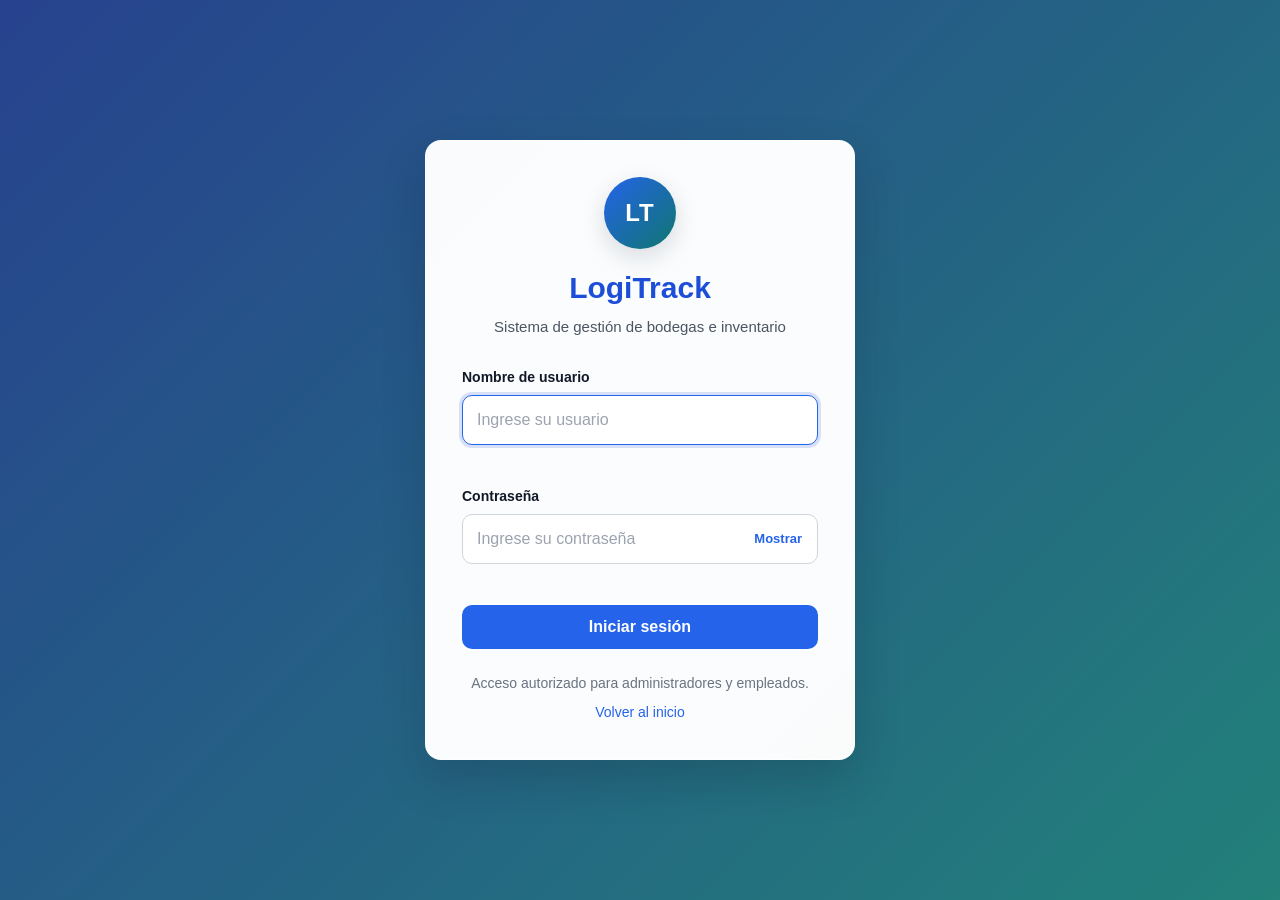
<file: src/main/resources/static/index.html>
<!DOCTYPE html>
<html lang="es">
<head>
    <link rel="icon" type="image/png" href="img/favicon.png">
    <meta charset="UTF-8">

    <meta
        name="viewport"
        content="width=device-width, initial-scale=1.0"
    >

    <meta
        name="description"
        content="Panel principal del sistema de gestión de bodegas LogiTrack"
    >

    <title>Inicio | LogiTrack</title>

    <link rel="stylesheet" href="css/styles.css">
</head>

<body>

    <header class="main-header">
        <div class="header-content">

            <a href="index.html" class="brand">
                LogiTrack
            </a>

            <nav class="main-nav" aria-label="Navegación principal">
                <a href="index.html" class="active">
                    Inicio
                </a>

                <a href="bodegas.html">
                    Bodegas
                </a>

                <a href="productos.html">
                    Productos
                </a>

                <a href="movimientos.html">
                    Movimientos
                </a>

                <a href="auditoria.html">
                    Auditoría
                </a>

                <a href="usuarios.html" id="navUsuarios" style="display: none;">
                    Usuarios
                </a>

                <button
                    type="button"
                    id="logoutButton"
                    class="logout-button"
                >
                    Cerrar sesión
                </button>
            </nav>

        </div>
    </header>

    <main class="container">

        <section class="page-header">
            <div>
                <h1>Panel principal</h1>

                <p>
                    Gestión de bodegas, productos y movimientos de inventario.
                </p>
            </div>

            <div>
                <span class="text-muted">
                    Usuario:
                </span>

                <strong id="currentUsername">
                    Usuario autenticado
                </strong>
            </div>
        </section>

        <div
            id="pageMessage"
            class="alert"
            role="alert"
            aria-live="polite"
            hidden
        ></div>

        <section aria-labelledby="summaryTitle">
            <div class="card-header">
                <h2 id="summaryTitle">
                    Resumen del sistema
                </h2>
            </div>

            <div class="grid grid-three-columns">

                <article class="summary-card">
                    <h3>Bodegas registradas</h3>

                    <p
                        id="totalBodegas"
                        class="summary-value"
                    >
                        --
                    </p>

                    <a href="bodegas.html">
                        Administrar bodegas
                    </a>
                </article>

                <article class="summary-card">
                    <h3>Productos registrados</h3>

                    <p
                        id="totalProductos"
                        class="summary-value"
                    >
                        --
                    </p>

                    <a href="productos.html">
                        Administrar productos
                    </a>
                </article>

                <article class="summary-card">
                    <h3>Movimientos registrados</h3>

                    <p
                        id="totalMovimientos"
                        class="summary-value"
                    >
                        --
                    </p>

                    <a href="movimientos.html">
                        Consultar movimientos
                    </a>
                </article>

            </div>
        </section>

        <section class="card" aria-labelledby="modulesTitle">

            <div class="card-header">
                <h2 id="modulesTitle">
                    Módulos principales
                </h2>
            </div>

            <div class="grid grid-three-columns">

                <article class="card">
                    <h2>Gestión de bodegas</h2>

                    <p>
                        Registra, consulta, actualiza y elimina las bodegas
                        administradas por LogiTrack.
                    </p>

                    <p>
                        Cada bodega puede almacenar su nombre, ubicación,
                        capacidad y usuario encargado.
                    </p>

                    <div class="form-actions">
                        <a
                            href="bodegas.html"
                            class="secondary-button"
                        >
                            Ir a bodegas
                        </a>
                    </div>
                </article>

                <article class="card">
                    <h2>Gestión de productos</h2>

                    <p>
                        Administra los datos generales de los productos
                        disponibles en el sistema.
                    </p>

                    <p>
                        El stock se controla por cada bodega mediante los
                        registros de inventario.
                    </p>

                    <div class="form-actions">
                        <a
                            href="productos.html"
                            class="secondary-button"
                        >
                            Ir a productos
                        </a>
                    </div>
                </article>

                <article class="card">
                    <h2>Movimientos de inventario</h2>

                    <p>
                        Registra entradas, salidas y transferencias de productos
                        entre las bodegas.
                    </p>

                    <p>
                        Cada movimiento conserva la fecha, el usuario
                        responsable, las bodegas involucradas y las cantidades.
                    </p>

                    <div class="form-actions">
                        <a
                            href="movimientos.html"
                            class="secondary-button"
                        >
                            Ir a movimientos
                        </a>
                    </div>
                </article>

            </div>
        </section>

        <section class="card" aria-labelledby="securityTitle">

            <div class="card-header">
                <h2 id="securityTitle">
                    Seguridad y trazabilidad
                </h2>
            </div>

            <p>
                Las solicitudes protegidas del sistema deben enviar el token
                JWT obtenido durante el inicio de sesión.
            </p>

            <p>
                Las operaciones realizadas por los usuarios pueden registrarse
                mediante el módulo de auditoría para conservar la trazabilidad
                de los cambios.
            </p>

        </section>

    </main>

    <footer class="main-footer">
        <p>
            LogiTrack S.A. — Sistema de gestión de bodegas e inventario
        </p>
    </footer>

    <noscript>
        <div class="noscript-message">
            JavaScript debe estar habilitado para utilizar LogiTrack.
        </div>
    </noscript>

    <script src="js/dashboard.js" defer></script>

</body>
</html>
</file>
<file: src/main/resources/static/css/styles.css>
/* =========================================================
   LogiTrack - Estilos generales del frontend
   Ruta: src/main/resources/static/css/styles.css
   ========================================================= */

/* ---------------------------------------------------------
   Variables y configuración general
   --------------------------------------------------------- */

:root {
    --color-primary: #2563eb;
    --color-primary-dark: #1d4ed8;
    --color-primary-light: #dbeafe;

    --color-secondary: #0f766e;
    --color-secondary-dark: #115e59;

    --color-success: #15803d;
    --color-success-light: #dcfce7;

    --color-warning: #b45309;
    --color-warning-light: #fef3c7;

    --color-danger: #b91c1c;
    --color-danger-dark: #991b1b;
    --color-danger-light: #fee2e2;

    --color-info: #0369a1;
    --color-info-light: #e0f2fe;

    --color-white: #ffffff;
    --color-background: #f3f4f6;
    --color-surface: #ffffff;
    --color-border: #d1d5db;

    --color-text: #111827;
    --color-text-secondary: #4b5563;
    --color-text-muted: #6b7280;

    --shadow-small: 0 1px 3px rgba(15, 23, 42, 0.12);
    --shadow-medium: 0 8px 24px rgba(15, 23, 42, 0.14);
    --shadow-large: 0 20px 45px rgba(15, 23, 42, 0.2);

    --border-radius-small: 6px;
    --border-radius-medium: 10px;
    --border-radius-large: 16px;

    --transition: 0.2s ease;
}

* {
    box-sizing: border-box;
    margin: 0;
    padding: 0;
}

html {
    min-height: 100%;
    scroll-behavior: smooth;
}

body {
    min-height: 100vh;
    background:
        radial-gradient(circle at top left, rgba(37, 99, 235, 0.16), transparent 22%),
        var(--color-background);
    color: var(--color-text);
    font-family: "Segoe UI", Roboto, Arial, sans-serif;
    font-size: 16px;
    line-height: 1.5;
}

button,
input,
select,
textarea {
    font: inherit;
}

button,
a {
    -webkit-tap-highlight-color: transparent;
}

a {
    color: var(--color-primary);
    text-decoration: none;
}

a:hover {
    color: var(--color-primary-dark);
    text-decoration: underline;
}

img {
    max-width: 100%;
    display: block;
}

/* ---------------------------------------------------------
   Clases de utilidad
   --------------------------------------------------------- */

.hidden,
[hidden] {
    display: none !important;
}

.text-center {
    text-align: center;
}

.text-right {
    text-align: right;
}

.text-success {
    color: var(--color-success);
}

.text-danger {
    color: var(--color-danger);
}

.text-muted {
    color: var(--color-text-muted);
}

.full-width {
    width: 100%;
}

.required {
    color: var(--color-danger);
}

.no-data {
    padding: 2rem 1rem;
    color: var(--color-text-muted);
    text-align: center;
}

/* ---------------------------------------------------------
   Página de inicio de sesión
   --------------------------------------------------------- */

.login-page {
    background:
        linear-gradient(
            135deg,
            rgba(30, 58, 138, 0.96),
            rgba(15, 118, 110, 0.92)
        );
}

.login-wrapper {
    display: flex;
    align-items: center;
    justify-content: center;
    min-height: 100vh;
    padding: 24px;
}

.login-container {
    width: 100%;
    max-width: 430px;
    padding: 36px;
    background-color: rgba(255, 255, 255, 0.98);
    border: 1px solid rgba(255, 255, 255, 0.7);
    border-radius: var(--border-radius-large);
    box-shadow: var(--shadow-large);
}

.login-header {
    margin-bottom: 28px;
    text-align: center;
}

.login-logo {
    display: flex;
    align-items: center;
    justify-content: center;
    width: 72px;
    height: 72px;
    margin: 0 auto 16px;
    background:
        linear-gradient(
            135deg,
            var(--color-primary),
            var(--color-secondary)
        );
    color: var(--color-white);
    border-radius: 50%;
    box-shadow: var(--shadow-medium);
    font-size: 24px;
    font-weight: bold;
    letter-spacing: 1px;
}

.login-header h1 {
    margin-bottom: 6px;
    color: var(--color-primary-dark);
    font-size: 30px;
}

.login-subtitle {
    color: var(--color-text-secondary);
    font-size: 15px;
}

.login-form {
    width: 100%;
}

.login-footer {
    margin-top: 24px;
    color: var(--color-text-muted);
    font-size: 14px;
    text-align: center;
}

.login-footer p {
    margin-bottom: 8px;
}

/* ---------------------------------------------------------
   Formularios
   --------------------------------------------------------- */

.form-group {
    margin-bottom: 18px;
}

.form-group label {
    display: block;
    margin-bottom: 7px;
    color: var(--color-text);
    font-size: 14px;
    font-weight: bold;
}

.form-group input,
.form-group select,
.form-group textarea {
    width: 100%;
    padding: 12px 14px;
    background-color: var(--color-white);
    color: var(--color-text);
    border: 1px solid var(--color-border);
    border-radius: var(--border-radius-medium);
    outline: none;
    transition:
        border-color var(--transition),
        box-shadow var(--transition),
        background-color var(--transition);
}

.form-group input::placeholder,
.form-group textarea::placeholder {
    color: #9ca3af;
}

.form-group input:focus,
.form-group select:focus,
.form-group textarea:focus {
    border-color: var(--color-primary);
    box-shadow: 0 0 0 3px rgba(29, 78, 216, 0.16);
}

.form-group input:disabled,
.form-group select:disabled,
.form-group textarea:disabled {
    background-color: #e5e7eb;
    color: var(--color-text-muted);
    cursor: not-allowed;
}

.form-group textarea {
    min-height: 100px;
    resize: vertical;
}

.form-row {
    display: grid;
    grid-template-columns: repeat(2, minmax(0, 1fr));
    gap: 16px;
}

.form-actions {
    display: flex;
    flex-wrap: wrap;
    gap: 12px;
    margin-top: 20px;
}

.field-error {
    display: block;
    min-height: 18px;
    margin-top: 5px;
    color: var(--color-danger);
    font-size: 13px;
}

.input-error {
    border-color: var(--color-danger) !important;
    box-shadow: 0 0 0 3px rgba(185, 28, 28, 0.12) !important;
}

.password-container {
    position: relative;
    display: flex;
    align-items: center;
}

.password-container input {
    padding-right: 88px;
}

.password-toggle {
    position: absolute;
    right: 8px;
    padding: 6px 8px;
    background-color: transparent;
    color: var(--color-primary);
    border: none;
    border-radius: var(--border-radius-small);
    cursor: pointer;
    font-size: 13px;
    font-weight: bold;
}

.password-toggle:hover {
    background-color: var(--color-primary-light);
}

.password-toggle:focus-visible {
    outline: 2px solid var(--color-primary);
    outline-offset: 2px;
}

/* ---------------------------------------------------------
   Botones
   --------------------------------------------------------- */

.primary-button,
.secondary-button,
.danger-button,
.success-button,
.action-button {
    display: inline-flex;
    align-items: center;
    justify-content: center;
    min-height: 42px;
    padding: 10px 18px;
    border: none;
    border-radius: var(--border-radius-medium);
    cursor: pointer;
    font-weight: bold;
    text-align: center;
    text-decoration: none;
    transition:
        background-color var(--transition),
        transform var(--transition),
        box-shadow var(--transition);
}

.primary-button {
    width: 100%;
    background-color: var(--color-primary);
    color: var(--color-white);
}

.primary-button:hover {
    background-color: var(--color-primary-dark);
    color: var(--color-white);
    text-decoration: none;
    box-shadow: var(--shadow-small);
    transform: translateY(-1px);
}

.secondary-button {
    background-color: var(--color-secondary);
    color: var(--color-white);
}

.secondary-button:hover {
    background-color: var(--color-secondary-dark);
    color: var(--color-white);
    text-decoration: none;
}

.success-button {
    background-color: var(--color-success);
    color: var(--color-white);
}

.success-button:hover {
    background-color: #166534;
    color: var(--color-white);
    text-decoration: none;
}

.danger-button {
    background-color: var(--color-danger);
    color: var(--color-white);
}

.danger-button:hover {
    background-color: var(--color-danger-dark);
    color: var(--color-white);
    text-decoration: none;
}

.action-button {
    min-height: 34px;
    padding: 7px 11px;
    background-color: var(--color-primary-light);
    color: var(--color-primary-dark);
    font-size: 13px;
}

.action-button:hover {
    background-color: #bfdbfe;
    text-decoration: none;
}

.primary-button:active,
.secondary-button:active,
.success-button:active,
.danger-button:active,
.action-button:active {
    transform: translateY(0);
}

.primary-button:disabled,
.secondary-button:disabled,
.success-button:disabled,
.danger-button:disabled,
.action-button:disabled {
    background-color: #9ca3af;
    cursor: not-allowed;
    box-shadow: none;
    transform: none;
}

.loading-indicator {
    margin-left: 8px;
    font-size: 14px;
}

/* ---------------------------------------------------------
   Mensajes y alertas
   --------------------------------------------------------- */

.login-message,
.alert {
    margin-bottom: 18px;
    padding: 12px 14px;
    border: 1px solid transparent;
    border-radius: var(--border-radius-medium);
    font-size: 14px;
}

.login-message {
    background-color: var(--color-danger-light);
    color: var(--color-danger-dark);
    border-color: #fecaca;
}

.login-message.success,
.alert-success {
    background-color: var(--color-success-light);
    color: #166534;
    border-color: #bbf7d0;
}

.login-message.error,
.alert-error {
    background-color: var(--color-danger-light);
    color: var(--color-danger-dark);
    border-color: #fecaca;
}

.alert-warning {
    background-color: var(--color-warning-light);
    color: #92400e;
    border-color: #fde68a;
}

.alert-info {
    background-color: var(--color-info-light);
    color: var(--color-info);
    border-color: #bae6fd;
}

.noscript-message {
    position: fixed;
    right: 16px;
    bottom: 16px;
    left: 16px;
    padding: 14px;
    background-color: var(--color-warning-light);
    color: #78350f;
    border: 1px solid #fbbf24;
    border-radius: var(--border-radius-medium);
    box-shadow: var(--shadow-medium);
    text-align: center;
}

/* ---------------------------------------------------------
   Encabezado y navegación
   --------------------------------------------------------- */

.main-header {
    position: sticky;
    top: 0;
    z-index: 10;
    background: linear-gradient(135deg, var(--color-primary-dark), #0f172a);
    color: var(--color-white);
    box-shadow: var(--shadow-medium);
}

.header-content {
    display: flex;
    align-items: center;
    justify-content: space-between;
    width: min(1200px, calc(100% - 32px));
    min-height: 68px;
    margin: 0 auto;
    gap: 20px;
}

.brand {
    color: var(--color-white);
    font-size: 22px;
    font-weight: bold;
    text-decoration: none;
}

.brand:hover {
    color: var(--color-white);
    text-decoration: none;
}

.main-nav {
    display: flex;
    align-items: center;
    gap: 8px;
}

.main-nav a {
    padding: 9px 12px;
    color: #dbeafe;
    border-radius: var(--border-radius-small);
    font-size: 14px;
    font-weight: bold;
    text-decoration: none;
}

.main-nav a:hover,
.main-nav a.active {
    background-color: rgba(255, 255, 255, 0.14);
    color: var(--color-white);
}

.logout-button {
    padding: 8px 12px;
    background-color: transparent;
    color: var(--color-white);
    border: 1px solid rgba(255, 255, 255, 0.6);
    border-radius: var(--border-radius-small);
    cursor: pointer;
}

.logout-button:hover {
    background-color: var(--color-white);
    color: var(--color-primary-dark);
}

/* ---------------------------------------------------------
   Contenido principal
   --------------------------------------------------------- */

.container {
    width: min(1200px, calc(100% - 32px));
    margin: 0 auto;
    padding: 28px 0;
}

.page-header {
    display: flex;
    align-items: center;
    justify-content: space-between;
    gap: 16px;
    margin-bottom: 24px;
}

.page-header h1 {
    color: var(--color-primary-dark);
    font-size: 28px;
}

.page-header p {
    margin-top: 4px;
    color: var(--color-text-secondary);
}

.card {
    margin-bottom: 24px;
    padding: 24px;
    background: linear-gradient(180deg, rgba(255,255,255,0.98), rgba(248,250,252,0.96));
    border: 1px solid #e5e7eb;
    border-radius: var(--border-radius-large);
    box-shadow: var(--shadow-small);
}

.card-header {
    display: flex;
    align-items: center;
    justify-content: space-between;
    gap: 16px;
    margin-bottom: 20px;
}

.card-header h2,
.card h2 {
    color: var(--color-primary-dark);
    font-size: 21px;
}

.grid {
    display: grid;
    gap: 20px;
}

.grid-two-columns {
    grid-template-columns: repeat(2, minmax(0, 1fr));
}

.grid-three-columns {
    grid-template-columns: repeat(3, minmax(0, 1fr));
}

.summary-card {
    padding: 20px;
    background: linear-gradient(145deg, var(--color-white), #eff6ff);
    border-left: 5px solid var(--color-primary);
    border-radius: var(--border-radius-medium);
    box-shadow: var(--shadow-small);
}

.summary-card h3 {
    margin-bottom: 8px;
    color: var(--color-text-secondary);
    font-size: 15px;
}

.summary-value {
    color: var(--color-primary-dark);
    font-size: 28px;
    font-weight: bold;
}

/* ---------------------------------------------------------
   Tablas
   --------------------------------------------------------- */

.table-container {
    width: 100%;
    overflow-x: auto;
    border: 1px solid #e5e7eb;
    border-radius: var(--border-radius-medium);
}

.data-table {
    width: 100%;
    min-width: 700px;
    border-collapse: collapse;
    background-color: var(--color-white);
}

.data-table th,
.data-table td {
    padding: 13px 14px;
    border-bottom: 1px solid #e5e7eb;
    text-align: left;
    vertical-align: middle;
}

.data-table th {
    background-color: #eff6ff;
    color: var(--color-primary-dark);
    font-size: 14px;
}

.data-table td {
    color: var(--color-text-secondary);
    font-size: 14px;
}

.data-table tbody tr:hover {
    background-color: #f9fafb;
}

.data-table tbody tr:last-child td {
    border-bottom: none;
}

.table-actions {
    display: flex;
    flex-wrap: wrap;
    gap: 7px;
}

/* ---------------------------------------------------------
   Etiquetas de estado
   --------------------------------------------------------- */

.badge {
    display: inline-block;
    padding: 4px 9px;
    border-radius: 999px;
    font-size: 12px;
    font-weight: bold;
}

.badge-success {
    background-color: var(--color-success-light);
    color: #166534;
}

.badge-warning {
    background-color: var(--color-warning-light);
    color: #92400e;
}

.badge-danger {
    background-color: var(--color-danger-light);
    color: var(--color-danger-dark);
}

.badge-info {
    background-color: var(--color-info-light);
    color: var(--color-info);
}

/* ---------------------------------------------------------
   Modal sencillo
   --------------------------------------------------------- */

.modal {
    position: fixed;
    inset: 0;
    z-index: 1000;
    display: flex;
    align-items: center;
    justify-content: center;
    padding: 20px;
    background-color: rgba(15, 23, 42, 0.65);
}

.modal-content {
    width: 100%;
    max-width: 560px;
    max-height: 90vh;
    overflow-y: auto;
    padding: 24px;
    background-color: var(--color-white);
    border-radius: var(--border-radius-large);
    box-shadow: var(--shadow-large);
}

.modal-header {
    display: flex;
    align-items: center;
    justify-content: space-between;
    gap: 12px;
    margin-bottom: 20px;
}

.modal-header h2 {
    color: var(--color-primary-dark);
}

.close-button {
    display: flex;
    align-items: center;
    justify-content: center;
    width: 34px;
    height: 34px;
    background-color: transparent;
    color: var(--color-text-secondary);
    border: none;
    border-radius: 50%;
    cursor: pointer;
    font-size: 22px;
}

.close-button:hover {
    background-color: #e5e7eb;
    color: var(--color-text);
}

/* ---------------------------------------------------------
   Pie de página
   --------------------------------------------------------- */

.main-footer {
    margin-top: 30px;
    padding: 22px 16px;
    background-color: var(--color-primary-dark);
    color: #dbeafe;
    text-align: center;
    font-size: 14px;
}

/* ---------------------------------------------------------
   Accesibilidad
   --------------------------------------------------------- */

:focus-visible {
    outline: 3px solid rgba(29, 78, 216, 0.45);
    outline-offset: 2px;
}

@media (prefers-reduced-motion: reduce) {
    *,
    *::before,
    *::after {
        scroll-behavior: auto !important;
        transition: none !important;
        animation: none !important;
    }
}

/* ---------------------------------------------------------
   Diseño adaptable
   --------------------------------------------------------- */

@media (max-width: 800px) {
    .header-content,
    .page-header,
    .card-header {
        align-items: flex-start;
        flex-direction: column;
    }

    .main-nav {
        width: 100%;
        flex-wrap: wrap;
    }

    .main-nav a,
    .logout-button {
        width: 100%;
        justify-content: center;
        text-align: center;
    }

    .form-row,
    .grid-two-columns,
    .grid-three-columns {
        grid-template-columns: 1fr;
    }

    .page-header h1 {
        font-size: 24px;
    }
}

@media (max-width: 520px) {
    .header-content {
        width: min(100% - 20px, 1200px);
    }

    .login-wrapper {
        padding: 14px;
    }

    .login-container {
        padding: 26px 20px;
        border-radius: var(--border-radius-medium);
    }

    .login-logo {
        width: 62px;
        height: 62px;
        font-size: 21px;
    }

    .login-header h1 {
        font-size: 26px;
    }

    .container {
        width: min(100% - 20px, 1200px);
        padding: 20px 0;
    }

    .card {
        padding: 18px;
    }

    .form-actions {
        flex-direction: column;
    }

    .form-actions button,
    .form-actions a {
        width: 100%;
    }

    .table-container {
        border-radius: var(--border-radius-small);
    }

    .password-container input {
        padding-right: 82px;
    }
}
</file>
